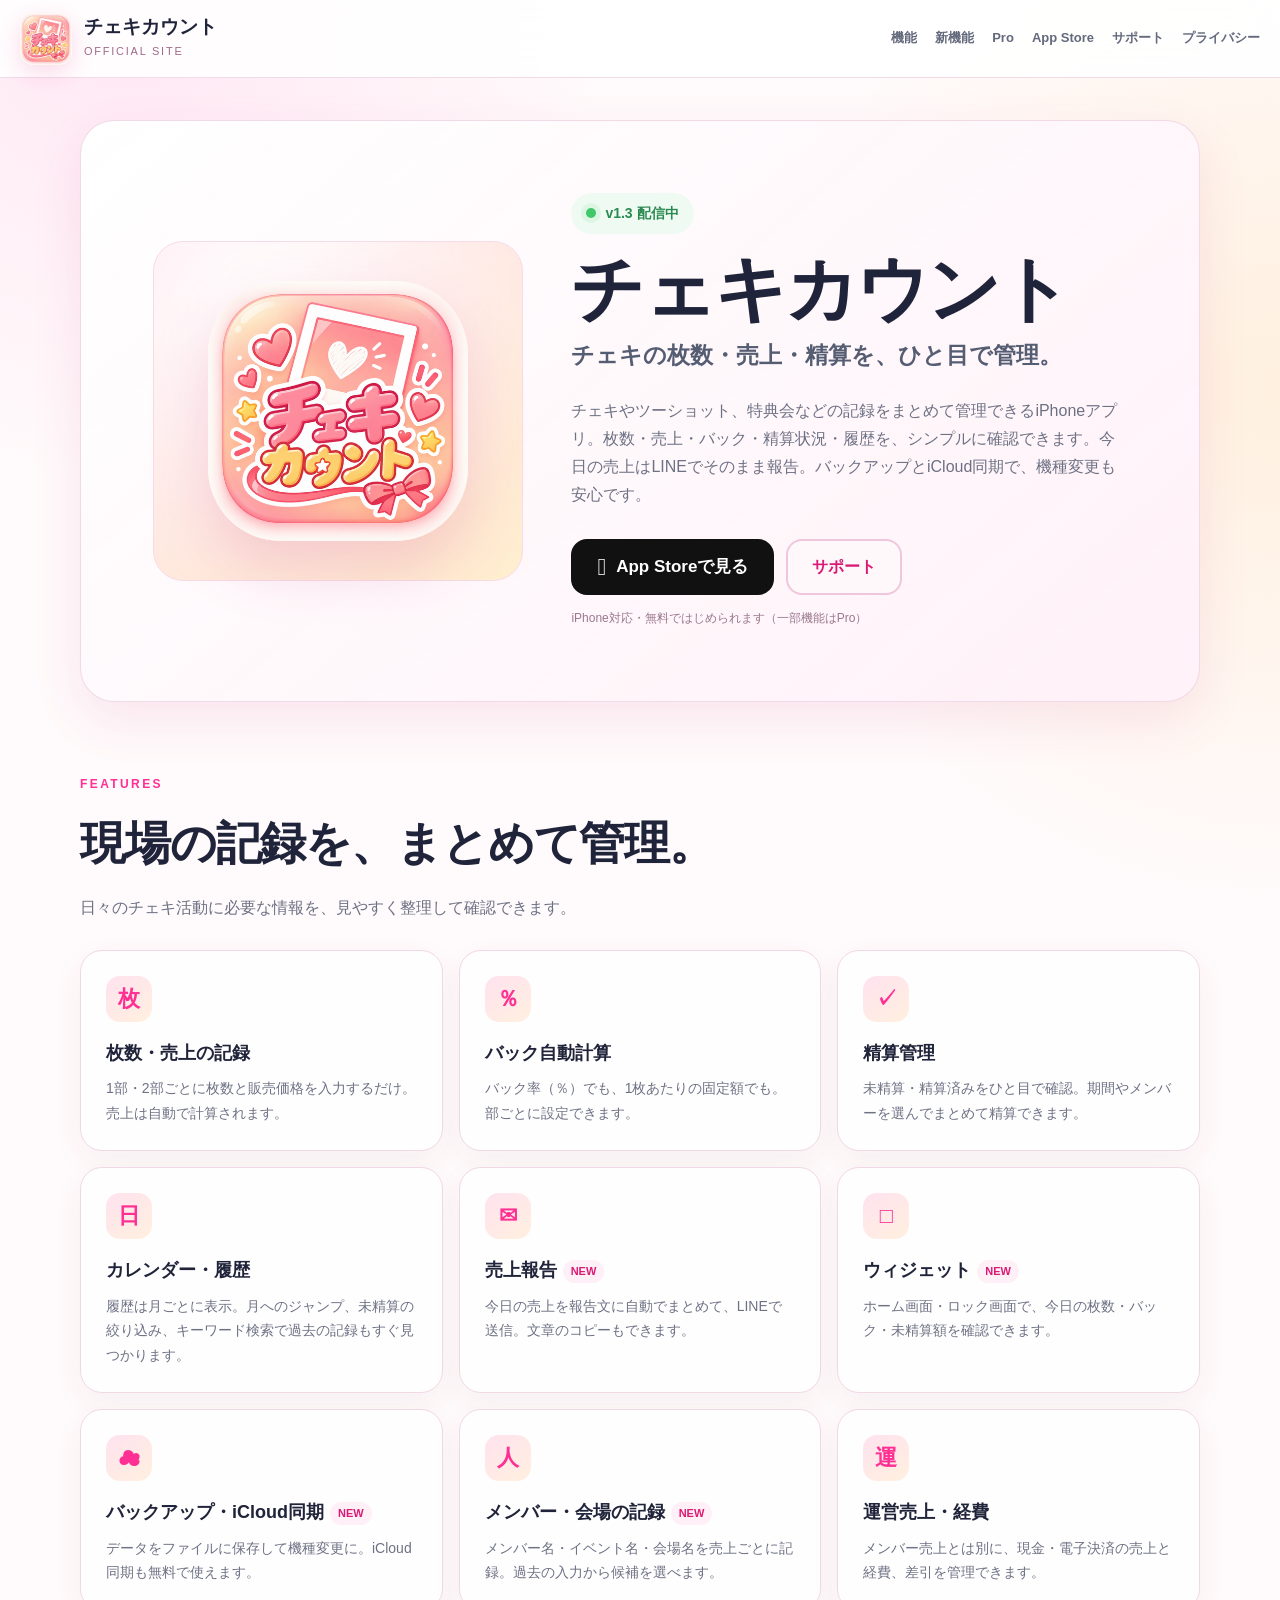
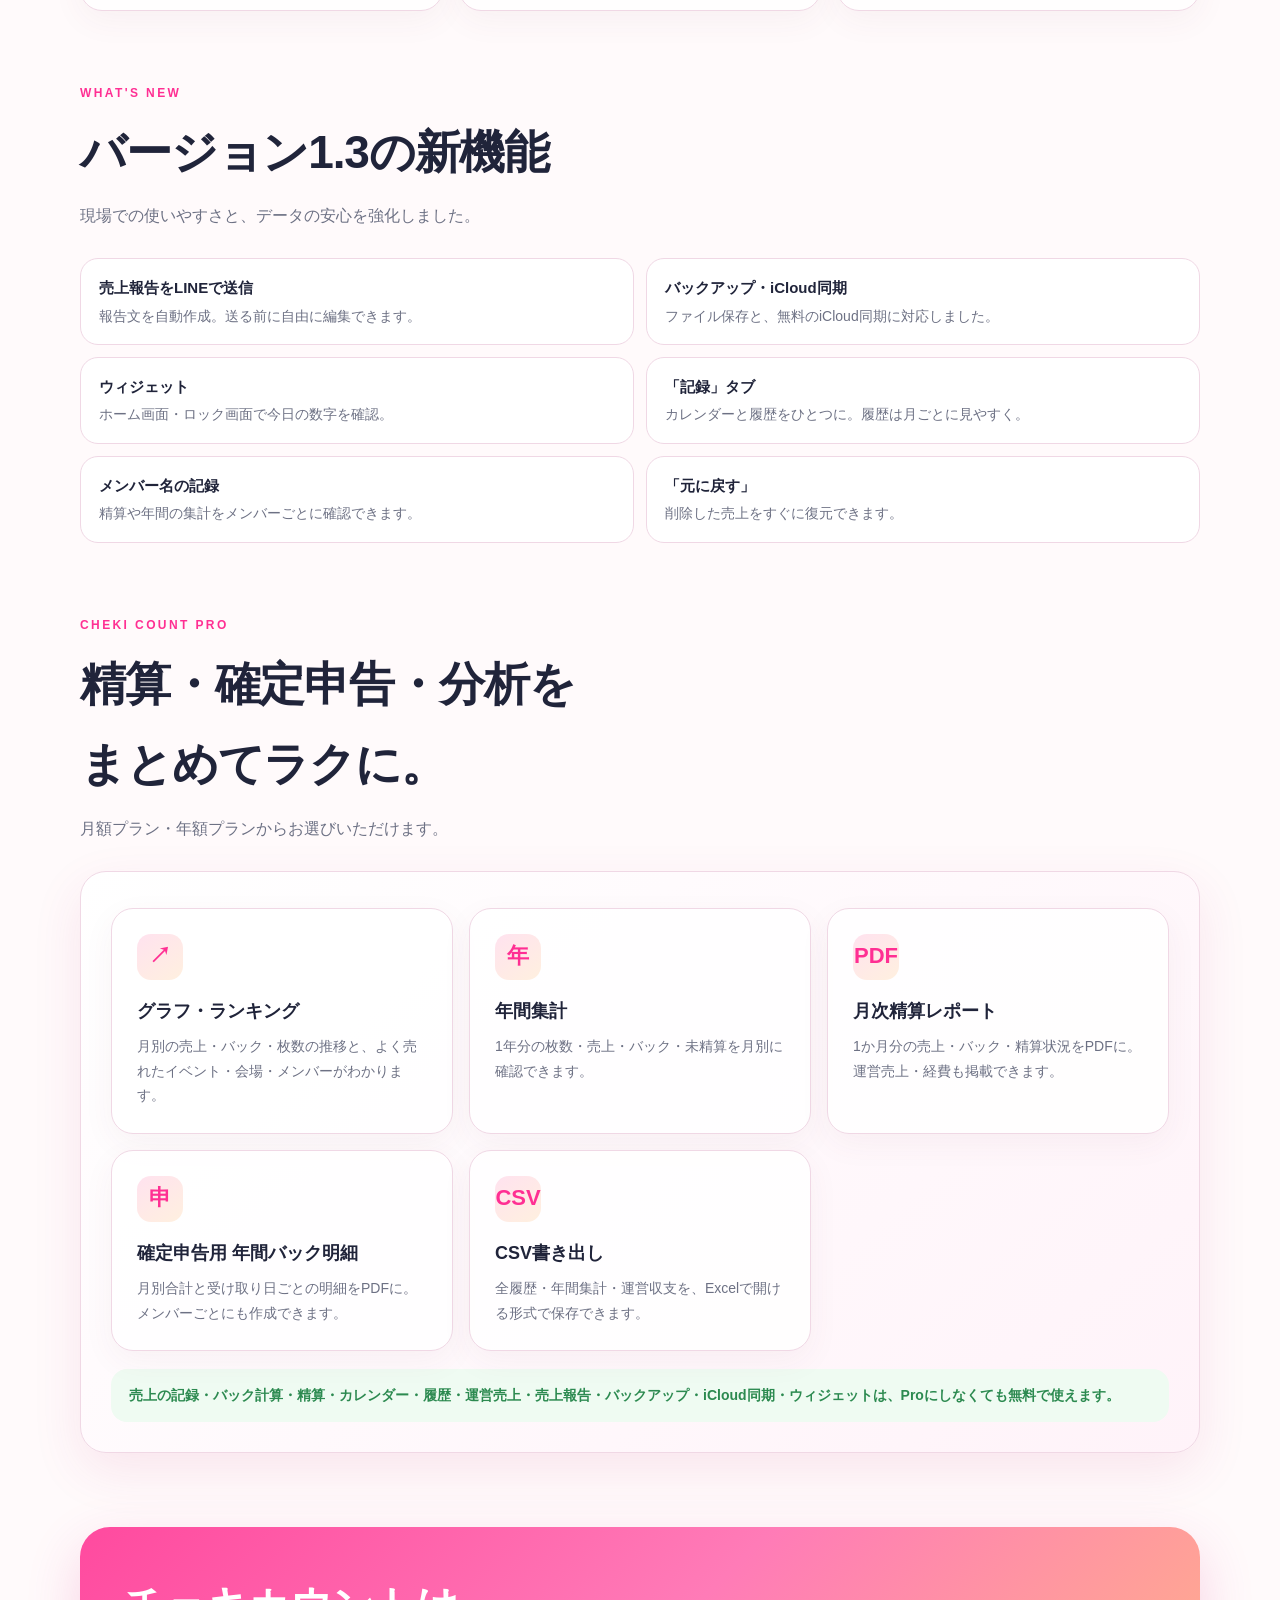
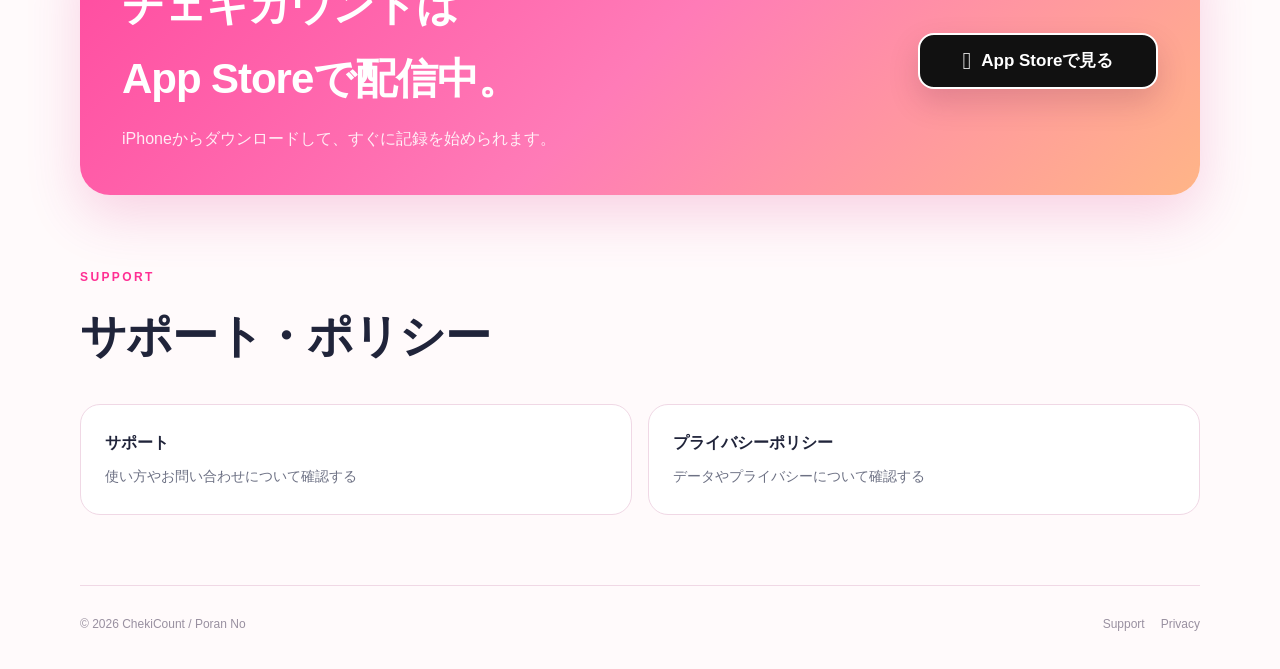
<file: index.html>
<!doctype html>
<html lang="ja">
<head>
<meta charset="utf-8">
<meta name="viewport" content="width=device-width, initial-scale=1, viewport-fit=cover">
<meta name="theme-color" content="#fff7fb">
<meta name="description" content="チェキカウントは、チェキの枚数・売上・バック・精算状況などをまとめて管理できるiPhoneアプリです。売上報告のLINE共有、ウィジェット、バックアップ・iCloud同期にも対応。App Storeで配信中。">
<title>チェキカウント｜公式サイト</title>
<link rel="icon" href="./favicon-32.png">
<link rel="apple-touch-icon" href="./apple-touch-icon.png">
<style>
:root{--pink:#ff2f93;--pink-dark:#d91b75;--pink-soft:#fff0f7;--ink:#20243a;--muted:#6d7184;--line:#f0d8e5;--shadow:0 18px 50px rgba(197,47,121,.10);--green:#2c8a50;--green-bg:#effbf2}
*{box-sizing:border-box}html{scroll-behavior:smooth}body{margin:0;color:var(--ink);background:radial-gradient(circle at 10% 0%,#ffe7f3 0,transparent 30rem),radial-gradient(circle at 100% 10%,#fff0df 0,transparent 32rem),#fffafb;font-family:-apple-system,BlinkMacSystemFont,"Hiragino Sans","Hiragino Kaku Gothic ProN","Yu Gothic",Meiryo,sans-serif;line-height:1.75}a{color:inherit}
.site-header{position:sticky;top:0;z-index:20;display:flex;align-items:center;gap:20px;min-height:78px;padding:12px max(20px,env(safe-area-inset-right)) 12px max(20px,env(safe-area-inset-left));border-bottom:1px solid rgba(240,216,229,.9);background:rgba(255,255,255,.88);backdrop-filter:blur(18px)}
.brand{display:flex;align-items:center;gap:12px;margin-right:auto;text-decoration:none}.brand img{width:52px;height:52px;border-radius:14px;object-fit:cover;box-shadow:0 8px 22px rgba(224,44,133,.16)}.brand strong{display:block;font-size:19px;line-height:1.2}.brand span{display:block;margin-top:3px;color:#a16a88;font-size:11px;letter-spacing:.16em}
.nav{display:flex;align-items:center;gap:18px}.nav a{color:#64697c;font-size:13px;font-weight:800;text-decoration:none}.nav a:hover{color:var(--pink)}
.hero{width:min(1120px,calc(100% - 32px));margin:42px auto 0;overflow:hidden;border:1px solid rgba(240,216,229,.9);border-radius:34px;background:linear-gradient(140deg,rgba(255,255,255,.95),rgba(255,240,247,.90)),#fff;box-shadow:var(--shadow)}
.hero-inner{display:grid;grid-template-columns:.8fr 1.2fr;align-items:center;gap:48px;padding:clamp(34px,6vw,72px)}
.hero-icon-wrap{display:grid;place-items:center;min-height:340px;border-radius:30px;background:radial-gradient(circle at 30% 20%,#fff 0,transparent 18rem),linear-gradient(145deg,#ffe0ed,#ffeecf);border:1px solid #f7dbe7}
.hero-icon{width:min(260px,72%);aspect-ratio:1;object-fit:cover;border-radius:28%;box-shadow:0 26px 60px rgba(203,54,124,.20)}
.status{display:inline-flex;align-items:center;gap:9px;padding:8px 15px;border-radius:999px;background:var(--green-bg);color:var(--green);font-size:14px;font-weight:900}.status:before{content:"";width:10px;height:10px;border-radius:50%;background:#42c76b;box-shadow:0 0 0 5px rgba(66,199,107,.10)}
.hero-copy h1{margin:18px 0 8px;font-size:clamp(42px,7vw,72px);line-height:1.05;letter-spacing:-.04em}.lead{margin:0;color:#555d73;font-size:clamp(18px,2.5vw,23px);font-weight:700}.description{max-width:650px;margin:22px 0 0;color:var(--muted);font-size:16px}
.hero-actions{display:flex;flex-wrap:wrap;gap:12px;margin-top:30px}.button{min-height:56px;display:inline-flex;align-items:center;justify-content:center;gap:10px;padding:0 24px;border:2px solid #eadce4;border-radius:16px;background:#fff;color:var(--ink);font-weight:900;text-decoration:none;transition:.16s ease}.button:hover{transform:translateY(-2px);box-shadow:0 12px 28px rgba(50,34,47,.08)}.button-appstore{border-color:#111;background:#111;color:#fff;font-size:17px}.apple{font-size:24px;line-height:1}.button-secondary{color:var(--pink-dark);border-color:#f0c6dc;background:#fff8fb}.mini-note{margin-top:13px;color:#9a7890;font-size:12px}
.section{width:min(1120px,calc(100% - 32px));margin:72px auto 0;scroll-margin-top:100px}.section-head{max-width:760px;margin-bottom:28px}.eyebrow{margin:0 0 8px;color:var(--pink);font-size:12px;font-weight:900;letter-spacing:.2em}.section h2{margin:0;font-size:clamp(30px,5vw,46px);letter-spacing:-.025em}.section-head p:last-child{margin:10px 0 0;color:var(--muted)}
.features-grid{display:grid;grid-template-columns:repeat(3,1fr);gap:16px}.feature-card{padding:25px;border:1px solid var(--line);border-radius:22px;background:rgba(255,255,255,.88);box-shadow:0 10px 32px rgba(110,54,84,.05)}.feature-icon{width:46px;height:46px;display:grid;place-items:center;margin-bottom:16px;border-radius:14px;background:linear-gradient(145deg,#ffe2ef,#fff0df);color:var(--pink);font-size:22px;font-weight:900}.feature-card h3{margin:0 0 7px;font-size:18px}.feature-card p{margin:0;color:var(--muted);font-size:14px}
.release{margin-top:74px;padding:42px;border-radius:30px;background:linear-gradient(135deg,#ff4a9f 0%,#ff7bb7 50%,#ffb587 100%);color:#fff;box-shadow:0 20px 54px rgba(220,52,134,.20)}.release-grid{display:grid;grid-template-columns:1fr auto;gap:30px;align-items:center}.release h2{margin:0;font-size:clamp(28px,4.5vw,42px)}.release p{margin:9px 0 0;color:rgba(255,255,255,.88)}.release .button-appstore{min-width:240px;border-color:#fff;box-shadow:0 13px 30px rgba(88,28,60,.18)}
.tag{display:inline-block;margin-left:6px;padding:2px 8px;border-radius:999px;background:var(--pink-soft);color:var(--pink-dark);font-size:11px;font-weight:900;vertical-align:middle}.new-list{display:grid;grid-template-columns:repeat(2,1fr);gap:12px;margin:0;padding:0;list-style:none}.new-list li{padding:16px 18px;border:1px solid var(--line);border-radius:18px;background:#fff;font-size:14px;color:var(--ink)}.new-list li strong{display:block;margin-bottom:2px;font-size:15px}.new-list li span{color:var(--muted)}.pro-box{padding:30px;border:1px solid var(--line);border-radius:26px;background:linear-gradient(140deg,#fff,#fff3f9);box-shadow:var(--shadow)}.pro-box .features-grid{margin-top:6px}.free-note{margin:18px 0 0;padding:14px 18px;border-radius:16px;background:var(--green-bg);color:var(--green);font-size:14px;font-weight:700}@media(max-width:560px){.new-list{grid-template-columns:1fr}.pro-box{padding:20px}}
.links{display:grid;grid-template-columns:repeat(2,1fr);gap:16px}.link-card{display:block;padding:24px;border:1px solid var(--line);border-radius:20px;background:#fff;text-decoration:none}.link-card strong{display:block;margin-bottom:5px}.link-card span{color:var(--muted);font-size:14px}
.footer{width:min(1120px,calc(100% - 32px));margin:70px auto 0;padding:28px 0 calc(34px + env(safe-area-inset-bottom));border-top:1px solid var(--line);display:flex;justify-content:space-between;gap:20px;color:#9990a0;font-size:12px}.footer-links{display:flex;gap:16px}.footer a{text-decoration:none}
@media(max-width:820px){.nav{display:none}.hero{margin-top:22px;border-radius:26px}.hero-inner{grid-template-columns:1fr;gap:30px;padding:24px}.hero-icon-wrap{min-height:270px}.hero-icon{width:min(220px,62%)}.features-grid{grid-template-columns:1fr 1fr}.release{padding:28px}.release-grid{grid-template-columns:1fr}.release .button-appstore{width:fit-content}}
@media(max-width:560px){.site-header{min-height:70px}.brand img{width:46px;height:46px}.brand strong{font-size:17px}.hero{width:min(100% - 20px,1120px)}.hero-inner{padding:18px}.hero-copy h1{font-size:42px}.hero-actions{display:grid;grid-template-columns:1fr}.button{width:100%}.section{width:min(100% - 24px,1120px);margin-top:54px}.features-grid,.links{grid-template-columns:1fr}.release{border-radius:24px}.release .button-appstore{width:100%}.footer{width:min(100% - 24px,1120px);flex-direction:column}}
</style>
</head>
<body>
<header class="site-header">
  <a class="brand" href="./index.html">
    <img src="./chekicount-app-icon.png" alt="チェキカウント アプリアイコン">
    <div><strong>チェキカウント</strong><span>OFFICIAL SITE</span></div>
  </a>
  <nav class="nav" aria-label="メインメニュー">
    <a href="#features">機能</a><a href="#whats-new">新機能</a><a href="#pro">Pro</a><a href="#download">App Store</a><a href="./support.html">サポート</a><a href="./privacy.html">プライバシー</a>
  </nav>
</header>

<main>
<section class="hero">
  <div class="hero-inner">
    <div class="hero-icon-wrap">
      <img class="hero-icon" src="./chekicount-app-icon.png" alt="チェキカウント">
    </div>
    <div class="hero-copy">
      <div class="status">v1.3 配信中</div>
      <h1>チェキカウント</h1>
      <p class="lead">チェキの枚数・売上・精算を、ひと目で管理。</p>
      <p class="description">チェキやツーショット、特典会などの記録をまとめて管理できるiPhoneアプリ。枚数・売上・バック・精算状況・履歴を、シンプルに確認できます。今日の売上はLINEでそのまま報告。バックアップとiCloud同期で、機種変更も安心です。</p>
      <div class="hero-actions">
        <a class="button button-appstore" href="https://apps.apple.com/jp/app/%E3%83%81%E3%82%A7%E3%82%AD%E3%82%AB%E3%82%A6%E3%83%B3%E3%83%88/id6811438365" target="_blank" rel="noopener noreferrer"><span class="apple"></span>App Storeで見る</a>
        <a class="button button-secondary" href="./support.html">サポート</a>
      </div>
      <div class="mini-note">iPhone対応・無料ではじめられます（一部機能はPro）</div>
    </div>
  </div>
</section>

<section class="section" id="features">
  <div class="section-head">
    <p class="eyebrow">FEATURES</p>
    <h2>現場の記録を、まとめて管理。</h2>
    <p>日々のチェキ活動に必要な情報を、見やすく整理して確認できます。</p>
  </div>
  <div class="features-grid">
    <article class="feature-card"><div class="feature-icon">枚</div><h3>枚数・売上の記録</h3><p>1部・2部ごとに枚数と販売価格を入力するだけ。売上は自動で計算されます。</p></article>
    <article class="feature-card"><div class="feature-icon">％</div><h3>バック自動計算</h3><p>バック率（％）でも、1枚あたりの固定額でも。部ごとに設定できます。</p></article>
    <article class="feature-card"><div class="feature-icon">✓</div><h3>精算管理</h3><p>未精算・精算済みをひと目で確認。期間やメンバーを選んでまとめて精算できます。</p></article>
    <article class="feature-card"><div class="feature-icon">日</div><h3>カレンダー・履歴</h3><p>履歴は月ごとに表示。月へのジャンプ、未精算の絞り込み、キーワード検索で過去の記録もすぐ見つかります。</p></article>
    <article class="feature-card"><div class="feature-icon">✉</div><h3>売上報告<span class="tag">NEW</span></h3><p>今日の売上を報告文に自動でまとめて、LINEで送信。文章のコピーもできます。</p></article>
    <article class="feature-card"><div class="feature-icon">□</div><h3>ウィジェット<span class="tag">NEW</span></h3><p>ホーム画面・ロック画面で、今日の枚数・バック・未精算額を確認できます。</p></article>
    <article class="feature-card"><div class="feature-icon">☁</div><h3>バックアップ・iCloud同期<span class="tag">NEW</span></h3><p>データをファイルに保存して機種変更に。iCloud同期も無料で使えます。</p></article>
    <article class="feature-card"><div class="feature-icon">人</div><h3>メンバー・会場の記録<span class="tag">NEW</span></h3><p>メンバー名・イベント名・会場名を売上ごとに記録。過去の入力から候補を選べます。</p></article>
    <article class="feature-card"><div class="feature-icon">運</div><h3>運営売上・経費</h3><p>メンバー売上とは別に、現金・電子決済の売上と経費、差引を管理できます。</p></article>
  </div>
</section>

<section class="section" id="whats-new">
  <div class="section-head">
    <p class="eyebrow">WHAT'S NEW</p>
    <h2>バージョン1.3の新機能</h2>
    <p>現場での使いやすさと、データの安心を強化しました。</p>
  </div>
  <ul class="new-list">
    <li><strong>売上報告をLINEで送信</strong><span>報告文を自動作成。送る前に自由に編集できます。</span></li>
    <li><strong>バックアップ・iCloud同期</strong><span>ファイル保存と、無料のiCloud同期に対応しました。</span></li>
    <li><strong>ウィジェット</strong><span>ホーム画面・ロック画面で今日の数字を確認。</span></li>
    <li><strong>「記録」タブ</strong><span>カレンダーと履歴をひとつに。履歴は月ごとに見やすく。</span></li>
    <li><strong>メンバー名の記録</strong><span>精算や年間の集計をメンバーごとに確認できます。</span></li>
    <li><strong>「元に戻す」</strong><span>削除した売上をすぐに復元できます。</span></li>
  </ul>
</section>

<section class="section" id="pro">
  <div class="section-head">
    <p class="eyebrow">CHEKI COUNT PRO</p>
    <h2>精算・確定申告・分析を<br>まとめてラクに。</h2>
    <p>月額プラン・年額プランからお選びいただけます。</p>
  </div>
  <div class="pro-box">
    <div class="features-grid">
      <article class="feature-card"><div class="feature-icon">↗</div><h3>グラフ・ランキング</h3><p>月別の売上・バック・枚数の推移と、よく売れたイベント・会場・メンバーがわかります。</p></article>
      <article class="feature-card"><div class="feature-icon">年</div><h3>年間集計</h3><p>1年分の枚数・売上・バック・未精算を月別に確認できます。</p></article>
      <article class="feature-card"><div class="feature-icon">PDF</div><h3>月次精算レポート</h3><p>1か月分の売上・バック・精算状況をPDFに。運営売上・経費も掲載できます。</p></article>
      <article class="feature-card"><div class="feature-icon">申</div><h3>確定申告用 年間バック明細</h3><p>月別合計と受け取り日ごとの明細をPDFに。メンバーごとにも作成できます。</p></article>
      <article class="feature-card"><div class="feature-icon">CSV</div><h3>CSV書き出し</h3><p>全履歴・年間集計・運営収支を、Excelで開ける形式で保存できます。</p></article>
    </div>
    <p class="free-note">売上の記録・バック計算・精算・カレンダー・履歴・運営売上・売上報告・バックアップ・iCloud同期・ウィジェットは、Proにしなくても無料で使えます。</p>
  </div>
</section>

<section class="section release" id="download">
  <div class="release-grid">
    <div>
      <h2>チェキカウントは<br>App Storeで配信中。</h2>
      <p>iPhoneからダウンロードして、すぐに記録を始められます。</p>
    </div>
    <a class="button button-appstore" href="https://apps.apple.com/jp/app/%E3%83%81%E3%82%A7%E3%82%AD%E3%82%AB%E3%82%A6%E3%83%B3%E3%83%88/id6811438365" target="_blank" rel="noopener noreferrer"><span class="apple"></span>App Storeで見る</a>
  </div>
</section>

<section class="section">
  <div class="section-head"><p class="eyebrow">SUPPORT</p><h2>サポート・ポリシー</h2></div>
  <div class="links">
    <a class="link-card" href="./support.html"><strong>サポート</strong><span>使い方やお問い合わせについて確認する</span></a>
    <a class="link-card" href="./privacy.html"><strong>プライバシーポリシー</strong><span>データやプライバシーについて確認する</span></a>
  </div>
</section>
</main>

<footer class="footer">
  <div>© 2026 ChekiCount / Poran No</div>
  <div class="footer-links"><a href="./support.html">Support</a><a href="./privacy.html">Privacy</a></div>
</footer>
</body>
</html>
</file>
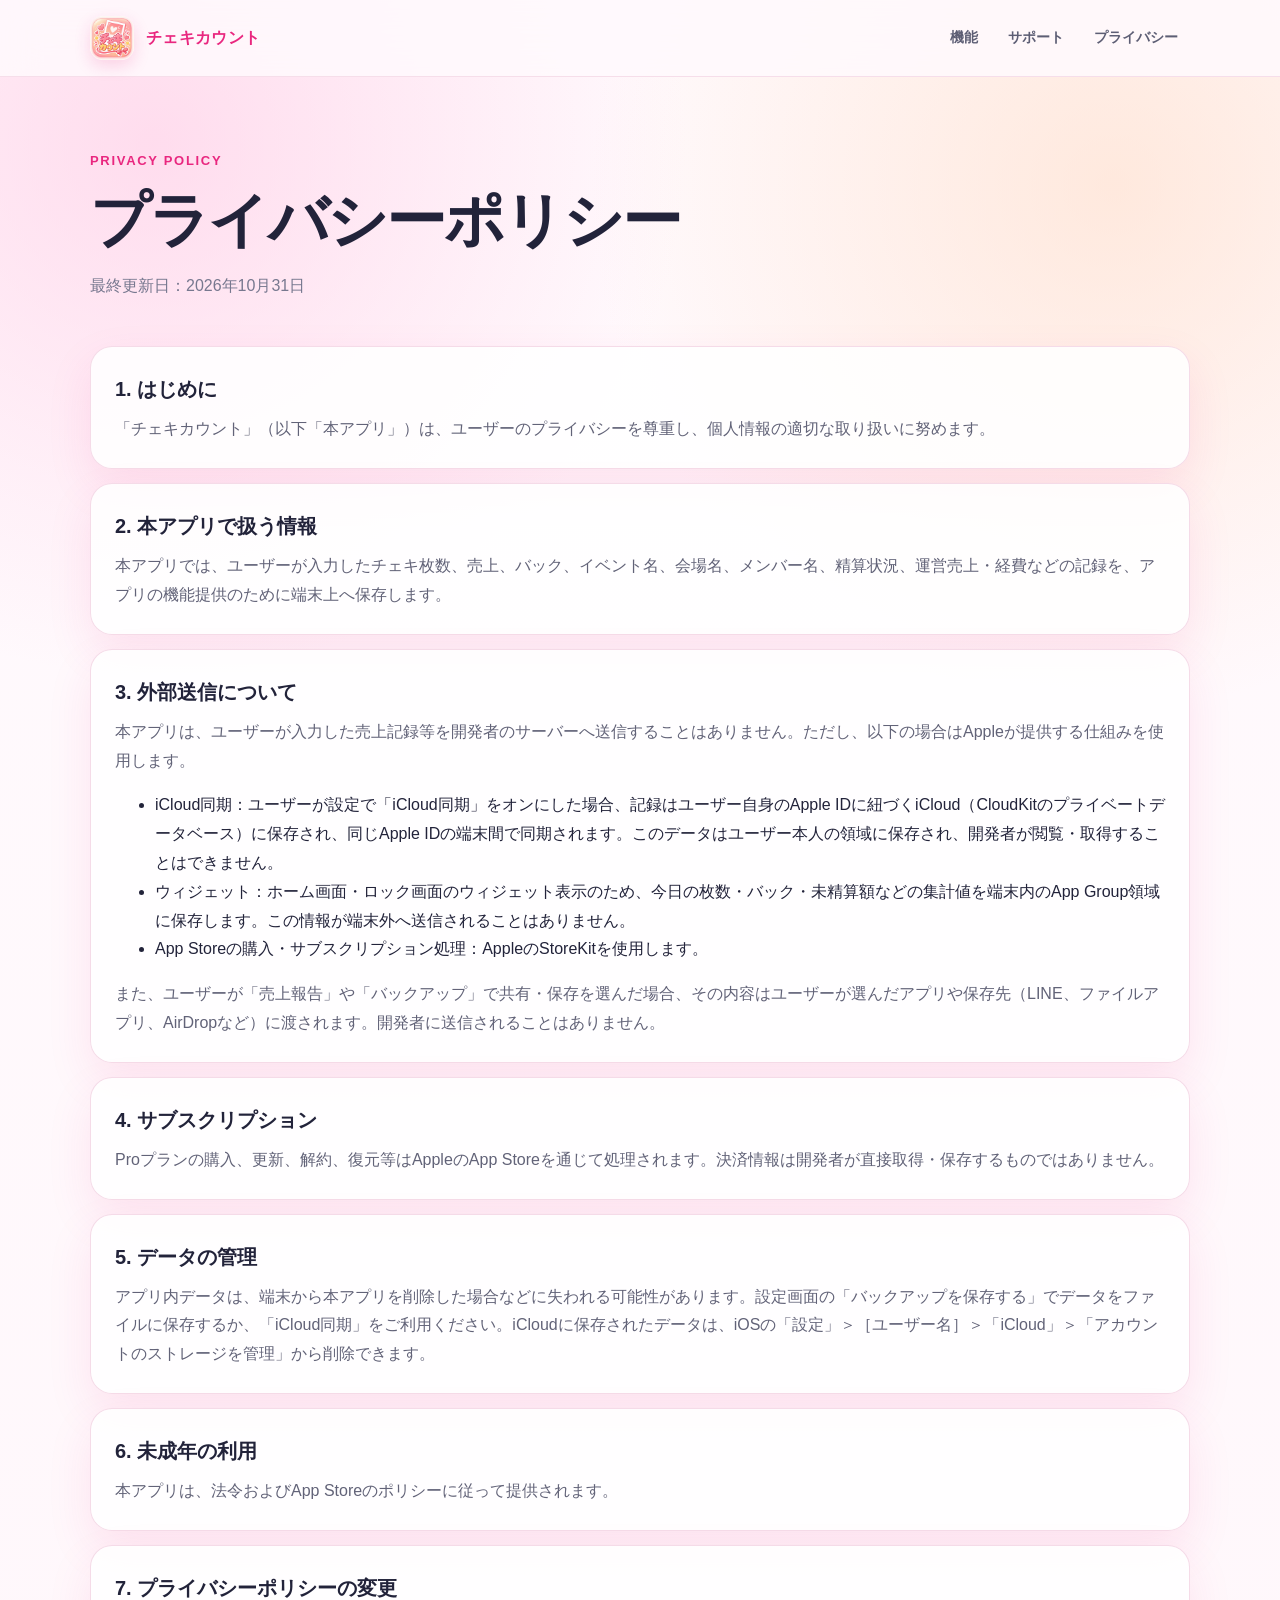
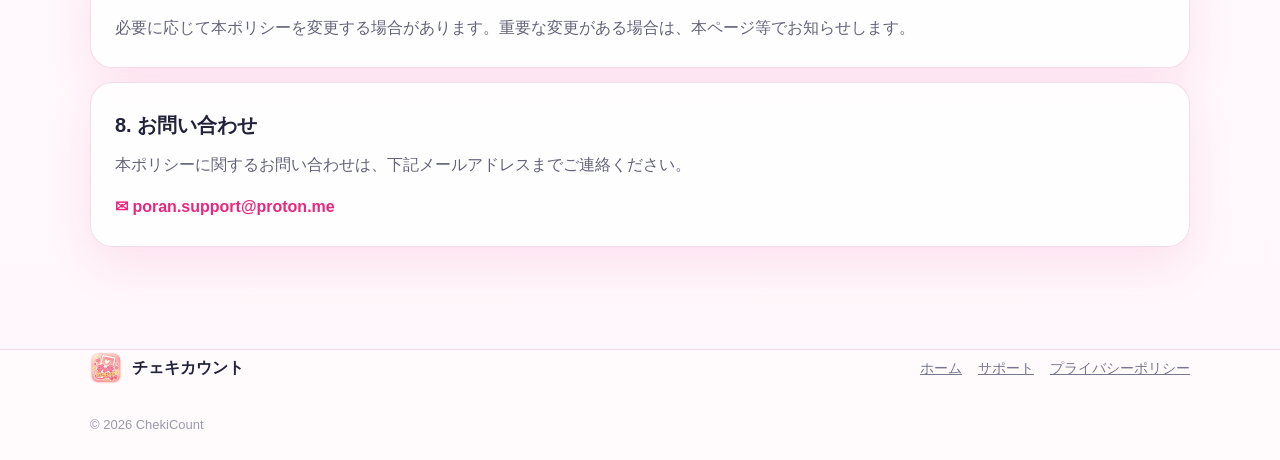
<file: privacy.html>
<!doctype html>
<html lang="ja">
<head>

  <meta charset="utf-8">
  <meta name="viewport" content="width=device-width, initial-scale=1">
  <meta name="theme-color" content="#fff8fb">
  <link rel="icon" type="image/png" sizes="32x32" href="favicon-32.png">
  <link rel="apple-touch-icon" href="apple-touch-icon.png">
  <link rel="stylesheet" href="style.css">

  <title>プライバシーポリシー | チェキカウント</title>
  <meta name="description" content="チェキカウントのプライバシーポリシーです。">
</head>
<body>
<header class="site-header">
  <div class="header-inner">
    <a class="brand" href="index.html">
      <img class="brand-icon" src="chekicount-app-icon.png" alt="チェキカウントのアプリアイコン">
      <span>チェキカウント</span>
    </a>
    <nav class="nav" aria-label="メインナビゲーション">
      <a href="index.html#features">機能</a>
      <a href="support.html">サポート</a>
      <a href="privacy.html">プライバシー</a>
    </nav>
  </div>
</header>

<main>
  <section class="page-hero">
    <div class="eyebrow">Privacy Policy</div>
    <h1>プライバシーポリシー</h1>
    <p>最終更新日：2026年10月31日</p>
  </section>

  <section class="content">
    <div class="policy-stack">
      <section class="policy-section">
        <h2>1. はじめに</h2>
        <p>「チェキカウント」（以下「本アプリ」）は、ユーザーのプライバシーを尊重し、個人情報の適切な取り扱いに努めます。</p>
      </section>

      <section class="policy-section">
        <h2>2. 本アプリで扱う情報</h2>
        <p>本アプリでは、ユーザーが入力したチェキ枚数、売上、バック、イベント名、会場名、メンバー名、精算状況、運営売上・経費などの記録を、アプリの機能提供のために端末上へ保存します。</p>
      </section>

      <section class="policy-section">
        <h2>3. 外部送信について</h2>
        <p>本アプリは、ユーザーが入力した売上記録等を開発者のサーバーへ送信することはありません。ただし、以下の場合はAppleが提供する仕組みを使用します。</p>
        <ul>
          <li>iCloud同期：ユーザーが設定で「iCloud同期」をオンにした場合、記録はユーザー自身のApple IDに紐づくiCloud（CloudKitのプライベートデータベース）に保存され、同じApple IDの端末間で同期されます。このデータはユーザー本人の領域に保存され、開発者が閲覧・取得することはできません。</li>
          <li>ウィジェット：ホーム画面・ロック画面のウィジェット表示のため、今日の枚数・バック・未精算額などの集計値を端末内のApp Group領域に保存します。この情報が端末外へ送信されることはありません。</li>
          <li>App Storeの購入・サブスクリプション処理：AppleのStoreKitを使用します。</li>
        </ul>
        <p>また、ユーザーが「売上報告」や「バックアップ」で共有・保存を選んだ場合、その内容はユーザーが選んだアプリや保存先（LINE、ファイルアプリ、AirDropなど）に渡されます。開発者に送信されることはありません。</p>
      </section>

      <section class="policy-section">
        <h2>4. サブスクリプション</h2>
        <p>Proプランの購入、更新、解約、復元等はAppleのApp Storeを通じて処理されます。決済情報は開発者が直接取得・保存するものではありません。</p>
      </section>

      <section class="policy-section">
        <h2>5. データの管理</h2>
        <p>アプリ内データは、端末から本アプリを削除した場合などに失われる可能性があります。設定画面の「バックアップを保存する」でデータをファイルに保存するか、「iCloud同期」をご利用ください。iCloudに保存されたデータは、iOSの「設定」＞［ユーザー名］＞「iCloud」＞「アカウントのストレージを管理」から削除できます。</p>
      </section>

      <section class="policy-section">
        <h2>6. 未成年の利用</h2>
        <p>本アプリは、法令およびApp Storeのポリシーに従って提供されます。</p>
      </section>

      <section class="policy-section">
        <h2>7. プライバシーポリシーの変更</h2>
        <p>必要に応じて本ポリシーを変更する場合があります。重要な変更がある場合は、本ページ等でお知らせします。</p>
      </section>

      <section class="contact-box">
        <h2>8. お問い合わせ</h2>
        <p>本ポリシーに関するお問い合わせは、下記メールアドレスまでご連絡ください。</p>
        <a class="mail-link" href="mailto:poran.support@proton.me">✉ poran.support@proton.me</a>
      </section>
    </div>
  </section>
</main>

<footer class="site-footer">
  <div class="footer-inner">
    <div class="footer-brand">
      <img class="footer-icon" src="chekicount-app-icon.png" alt="">
      <span>チェキカウント</span>
    </div>
    <div class="footer-links">
      <a href="index.html">ホーム</a>
      <a href="support.html">サポート</a>
      <a href="privacy.html">プライバシーポリシー</a>
    </div>
    <div class="copyright">© 2026 ChekiCount</div>
  </div>
</footer>
</body>
</html>
</file>
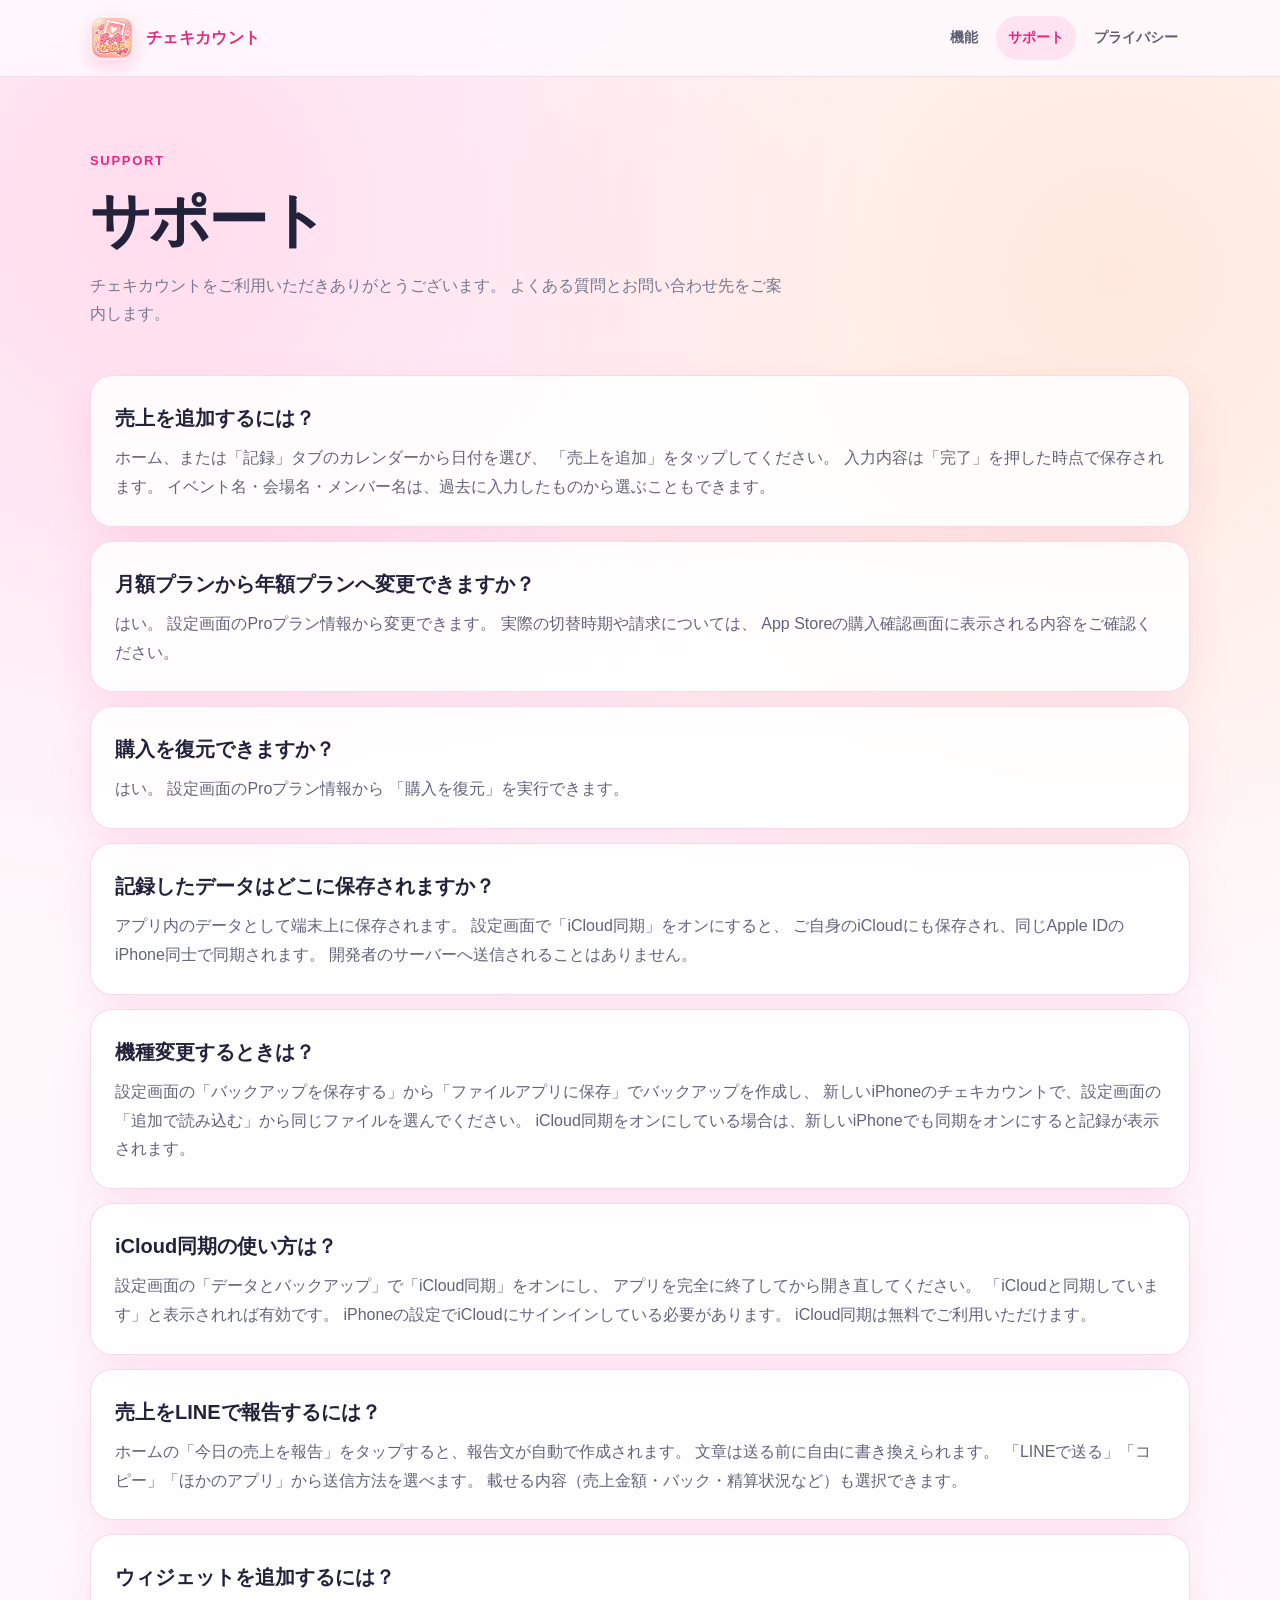
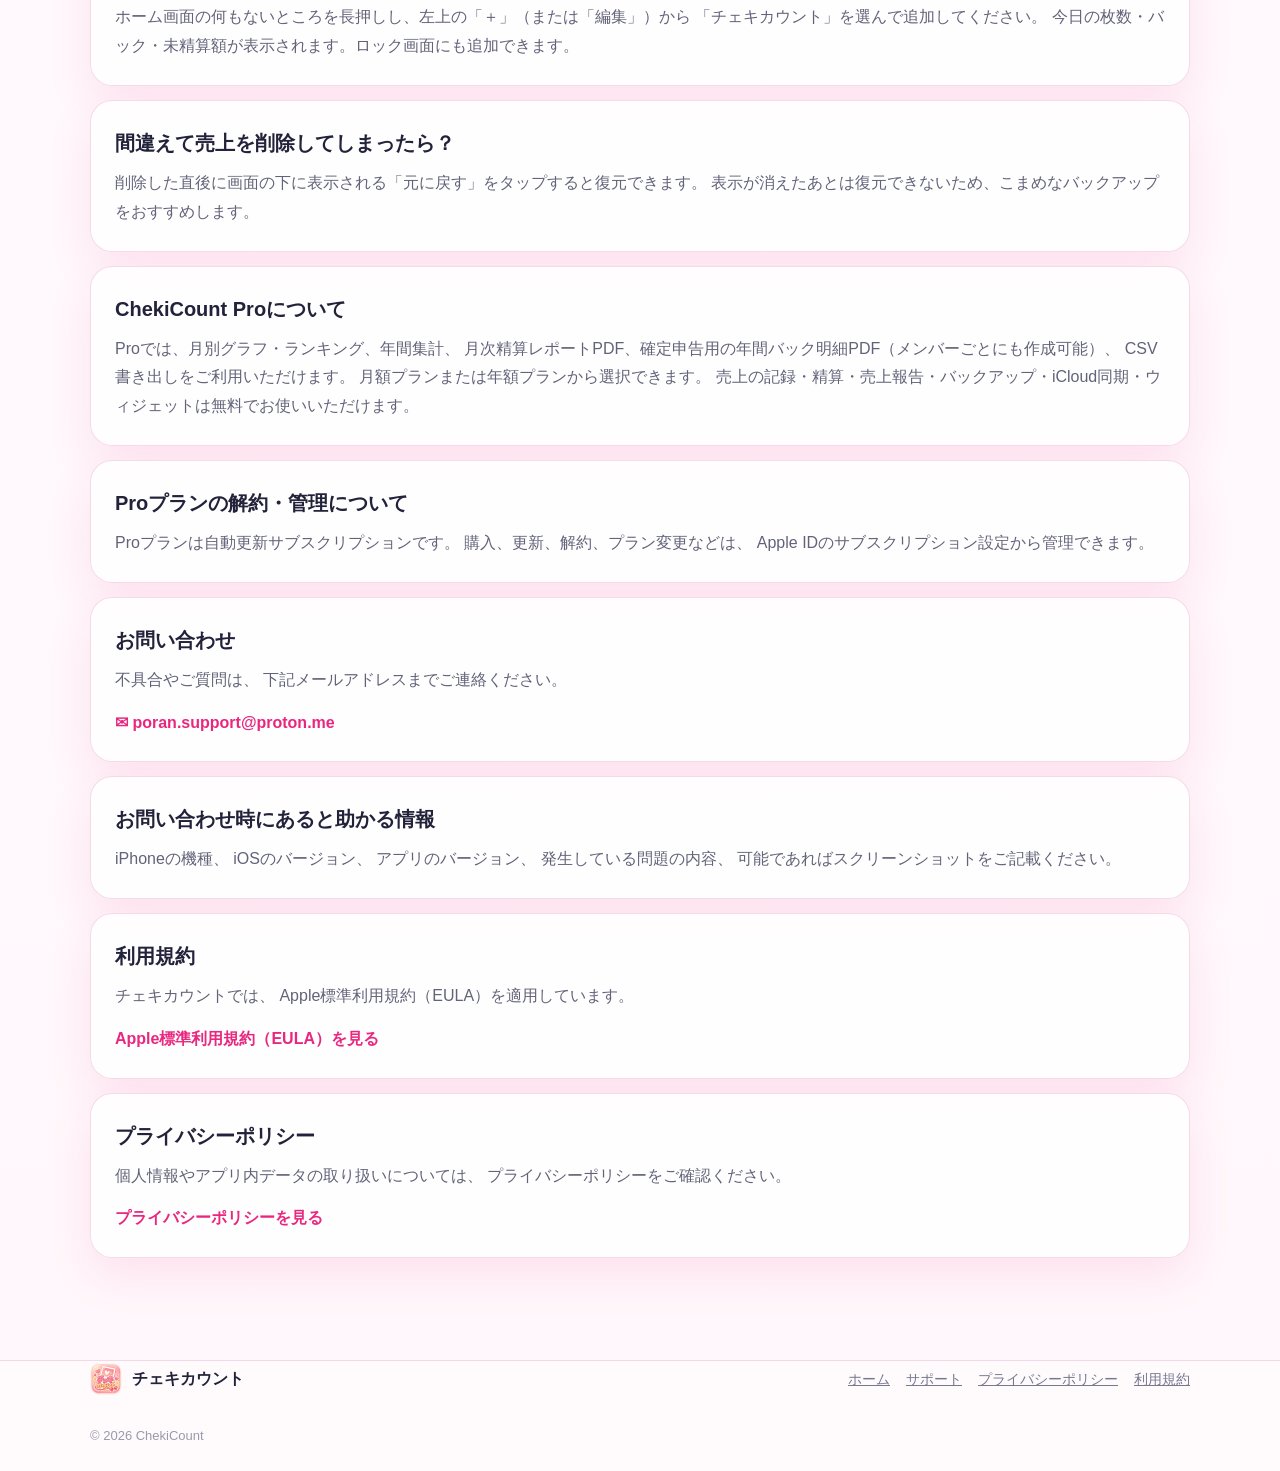
<file: support.html>
<!doctype html>
<html lang="ja">

<head>
  <meta charset="utf-8">

  <meta
    name="viewport"
    content="width=device-width, initial-scale=1"
  >

  <meta
    name="theme-color"
    content="#fff8fb"
  >

  <link
    rel="icon"
    type="image/png"
    sizes="32x32"
    href="favicon-32.png"
  >

  <link
    rel="apple-touch-icon"
    href="apple-touch-icon.png"
  >

  <link
    rel="stylesheet"
    href="style.css"
  >

  <title>
    サポート | チェキカウント
  </title>

  <meta
    name="description"
    content="チェキカウントの使い方、機種変更・バックアップ、iCloud同期、売上報告、Proプラン、購入の復元、お問い合わせについてご案内します。"
  >
</head>


<body>

  <!-- =========================
       ヘッダー
  ========================== -->
  <header class="site-header">

    <div class="header-inner">

      <a
        class="brand"
        href="index.html"
      >

        <img
          class="brand-icon"
          src="chekicount-app-icon.png"
          alt="チェキカウントのアプリアイコン"
        >

        <span>
          チェキカウント
        </span>

      </a>


      <nav
        class="nav"
        aria-label="メインナビゲーション"
      >

        <a href="index.html#features">
          機能
        </a>

        <a
          href="support.html"
          aria-current="page"
        >
          サポート
        </a>

        <a href="privacy.html">
          プライバシー
        </a>

      </nav>

    </div>

  </header>



  <!-- =========================
       メイン
  ========================== -->
  <main>

    <!-- ページタイトル -->
    <section class="page-hero">

      <div class="eyebrow">
        Support
      </div>

      <h1>
        サポート
      </h1>

      <p>
        チェキカウントをご利用いただきありがとうございます。
        よくある質問とお問い合わせ先をご案内します。
      </p>

    </section>



    <!-- FAQ -->
    <section class="content">

      <div class="faq">


        <!-- 売上追加 -->
        <article class="faq-item">

          <h2>
            売上を追加するには？
          </h2>

          <p>
            ホーム、または「記録」タブのカレンダーから日付を選び、
            「売上を追加」をタップしてください。
            入力内容は「完了」を押した時点で保存されます。
            イベント名・会場名・メンバー名は、過去に入力したものから選ぶこともできます。
          </p>

        </article>



        <!-- 月額→年額 -->
        <article class="faq-item">

          <h2>
            月額プランから年額プランへ変更できますか？
          </h2>

          <p>
            はい。
            設定画面のProプラン情報から変更できます。
            実際の切替時期や請求については、
            App Storeの購入確認画面に表示される内容をご確認ください。
          </p>

        </article>



        <!-- 購入復元 -->
        <article class="faq-item">

          <h2>
            購入を復元できますか？
          </h2>

          <p>
            はい。
            設定画面のProプラン情報から
            「購入を復元」を実行できます。
          </p>

        </article>



        <!-- データ保存 -->
        <article class="faq-item">

          <h2>
            記録したデータはどこに保存されますか？
          </h2>

          <p>
            アプリ内のデータとして端末上に保存されます。
            設定画面で「iCloud同期」をオンにすると、
            ご自身のiCloudにも保存され、同じApple IDのiPhone同士で同期されます。
            開発者のサーバーへ送信されることはありません。
          </p>

        </article>



        <!-- 機種変更 -->
        <article class="faq-item">

          <h2>
            機種変更するときは？
          </h2>

          <p>
            設定画面の「バックアップを保存する」から「ファイルアプリに保存」でバックアップを作成し、
            新しいiPhoneのチェキカウントで、設定画面の「追加で読み込む」から同じファイルを選んでください。
            iCloud同期をオンにしている場合は、新しいiPhoneでも同期をオンにすると記録が表示されます。
          </p>

        </article>



        <!-- iCloud同期 -->
        <article class="faq-item">

          <h2>
            iCloud同期の使い方は？
          </h2>

          <p>
            設定画面の「データとバックアップ」で「iCloud同期」をオンにし、
            アプリを完全に終了してから開き直してください。
            「iCloudと同期しています」と表示されれば有効です。
            iPhoneの設定でiCloudにサインインしている必要があります。
            iCloud同期は無料でご利用いただけます。
          </p>

        </article>



        <!-- 売上報告 -->
        <article class="faq-item">

          <h2>
            売上をLINEで報告するには？
          </h2>

          <p>
            ホームの「今日の売上を報告」をタップすると、報告文が自動で作成されます。
            文章は送る前に自由に書き換えられます。
            「LINEで送る」「コピー」「ほかのアプリ」から送信方法を選べます。
            載せる内容（売上金額・バック・精算状況など）も選択できます。
          </p>

        </article>



        <!-- ウィジェット -->
        <article class="faq-item">

          <h2>
            ウィジェットを追加するには？
          </h2>

          <p>
            ホーム画面の何もないところを長押しし、左上の「＋」（または「編集」）から
            「チェキカウント」を選んで追加してください。
            今日の枚数・バック・未精算額が表示されます。ロック画面にも追加できます。
          </p>

        </article>



        <!-- 元に戻す -->
        <article class="faq-item">

          <h2>
            間違えて売上を削除してしまったら？
          </h2>

          <p>
            削除した直後に画面の下に表示される「元に戻す」をタップすると復元できます。
            表示が消えたあとは復元できないため、こまめなバックアップをおすすめします。
          </p>

        </article>



        <!-- Pro -->
        <article class="faq-item">

          <h2>
            ChekiCount Proについて
          </h2>

          <p>
            Proでは、月別グラフ・ランキング、年間集計、
            月次精算レポートPDF、確定申告用の年間バック明細PDF（メンバーごとにも作成可能）、
            CSV書き出しをご利用いただけます。
            月額プランまたは年額プランから選択できます。
            売上の記録・精算・売上報告・バックアップ・iCloud同期・ウィジェットは無料でお使いいただけます。
          </p>

        </article>



        <!-- サブスクリプション管理 -->
        <article class="faq-item">

          <h2>
            Proプランの解約・管理について
          </h2>

          <p>
            Proプランは自動更新サブスクリプションです。
            購入、更新、解約、プラン変更などは、
            Apple IDのサブスクリプション設定から管理できます。
          </p>

        </article>



        <!-- お問い合わせ -->
        <article class="contact-box">

          <h2>
            お問い合わせ
          </h2>

          <p>
            不具合やご質問は、
            下記メールアドレスまでご連絡ください。
          </p>

          <a
            class="mail-link"
            href="mailto:poran.support@proton.me"
          >
            ✉ poran.support@proton.me
          </a>

        </article>



        <!-- 問い合わせ情報 -->
        <article class="faq-item">

          <h2>
            お問い合わせ時にあると助かる情報
          </h2>

          <p>
            iPhoneの機種、
            iOSのバージョン、
            アプリのバージョン、
            発生している問題の内容、
            可能であればスクリーンショットをご記載ください。
          </p>

        </article>



        <!-- 利用規約 -->
        <article class="faq-item">

          <h2>
            利用規約
          </h2>

          <p>
            チェキカウントでは、
            Apple標準利用規約（EULA）を適用しています。
          </p>

          <a
            class="mail-link"
            href="https://www.apple.com/legal/internet-services/itunes/dev/stdeula/"
            target="_blank"
            rel="noopener noreferrer"
          >
            Apple標準利用規約（EULA）を見る
          </a>

        </article>



        <!-- プライバシー -->
        <article class="faq-item">

          <h2>
            プライバシーポリシー
          </h2>

          <p>
            個人情報やアプリ内データの取り扱いについては、
            プライバシーポリシーをご確認ください。
          </p>

          <a
            class="mail-link"
            href="privacy.html"
          >
            プライバシーポリシーを見る
          </a>

        </article>


      </div>

    </section>

  </main>



  <!-- =========================
       フッター
  ========================== -->
  <footer class="site-footer">

    <div class="footer-inner">


      <div class="footer-brand">

        <img
          class="footer-icon"
          src="chekicount-app-icon.png"
          alt=""
        >

        <span>
          チェキカウント
        </span>

      </div>



      <div class="footer-links">

        <a href="index.html">
          ホーム
        </a>

        <a href="support.html">
          サポート
        </a>

        <a href="privacy.html">
          プライバシーポリシー
        </a>

        <a
          href="https://www.apple.com/legal/internet-services/itunes/dev/stdeula/"
          target="_blank"
          rel="noopener noreferrer"
        >
          利用規約
        </a>

      </div>



      <div class="copyright">
        © 2026 ChekiCount
      </div>

    </div>

  </footer>


</body>
</html>
</file>
<file: style.css>
:root {
  --bg: #fff8fb;
  --card: rgba(255, 255, 255, 0.86);
  --text: #22233a;
  --muted: #77788f;
  --pink: #ff3f98;
  --pink-dark: #e9277f;
  --pink-soft: #ffe3f0;
  --peach: #ffb77c;
  --line: #f4d8e6;
  --shadow: 0 18px 45px rgba(233, 39, 127, 0.10);
  --radius-xl: 30px;
  --radius-lg: 22px;
  --radius-md: 16px;
}

* {
  box-sizing: border-box;
}

html {
  scroll-behavior: smooth;
}

body {
  margin: 0;
  font-family: -apple-system, BlinkMacSystemFont, "Hiragino Sans", "Yu Gothic UI",
    "Yu Gothic", "Noto Sans JP", sans-serif;
  color: var(--text);
  background:
    radial-gradient(circle at 12% 7%, rgba(255, 196, 225, .55), transparent 24%),
    radial-gradient(circle at 87% 9%, rgba(255, 214, 187, .48), transparent 24%),
    linear-gradient(180deg, #fffafd 0%, #fff7fb 100%);
  line-height: 1.8;
}

a {
  color: inherit;
}

.site-header {
  position: sticky;
  top: 0;
  z-index: 20;
  backdrop-filter: blur(18px);
  -webkit-backdrop-filter: blur(18px);
  background: rgba(255, 250, 253, 0.86);
  border-bottom: 1px solid rgba(244, 216, 230, .82);
}

.header-inner {
  width: min(1100px, calc(100% - 32px));
  margin: 0 auto;
  min-height: 76px;
  display: flex;
  align-items: center;
  justify-content: space-between;
  gap: 24px;
}

.brand {
  display: inline-flex;
  align-items: center;
  gap: 12px;
  text-decoration: none;
  font-weight: 800;
  color: var(--pink-dark);
  letter-spacing: .02em;
  white-space: nowrap;
}

.brand-icon {
  width: 44px;
  height: 44px;
  border-radius: 13px;
  object-fit: cover;
  box-shadow: 0 6px 16px rgba(233, 39, 127, 0.18);
  flex: 0 0 auto;
}

.nav {
  display: flex;
  align-items: center;
  gap: 6px;
  flex-wrap: wrap;
  justify-content: flex-end;
}

.nav a {
  text-decoration: none;
  color: #5d5e74;
  font-size: 14px;
  font-weight: 700;
  padding: 9px 12px;
  border-radius: 999px;
}

.nav a:hover,
.nav a[aria-current="page"] {
  color: var(--pink-dark);
  background: var(--pink-soft);
}

main {
  width: min(1100px, calc(100% - 32px));
  margin: 0 auto;
}

.hero {
  padding: 88px 0 64px;
  display: grid;
  grid-template-columns: 1.15fr .85fr;
  gap: 44px;
  align-items: center;
}

.eyebrow {
  color: var(--pink-dark);
  font-weight: 900;
  letter-spacing: .13em;
  font-size: 13px;
  text-transform: uppercase;
  margin-bottom: 12px;
}

.hero h1,
.page-hero h1 {
  margin: 0;
  line-height: 1.22;
  letter-spacing: -.03em;
}

.hero h1 {
  font-size: clamp(34px, 5.6vw, 60px);
}

.hero-title-line {
  display: block;
  white-space: nowrap;
}

.accent {
  color: var(--pink);
}

.hero-copy {
  margin: 24px 0 0;
  max-width: 660px;
  color: #626378;
  font-size: clamp(16px, 2.2vw, 19px);
}

.hero-actions {
  margin-top: 30px;
  display: flex;
  gap: 12px;
  flex-wrap: wrap;
}

.button {
  display: inline-flex;
  align-items: center;
  justify-content: center;
  min-height: 48px;
  padding: 0 20px;
  border-radius: 999px;
  text-decoration: none;
  font-weight: 800;
  border: 1px solid var(--line);
  background: #fff;
}

.button.primary {
  color: white;
  border-color: transparent;
  background: linear-gradient(135deg, #ff4ca1, #ff7e9e);
  box-shadow: 0 12px 28px rgba(255, 63, 152, .22);
}

.hero-card {
  background: rgba(255,255,255,.78);
  border: 1px solid rgba(244,216,230,.9);
  border-radius: 36px;
  padding: 28px;
  box-shadow: var(--shadow);
  position: relative;
  overflow: hidden;
}

.hero-card::before {
  content: "";
  position: absolute;
  width: 220px;
  height: 220px;
  right: -70px;
  top: -80px;
  background: radial-gradient(circle, rgba(255, 150, 198, .42), transparent 65%);
}

.app-icon-large {
  width: 152px;
  height: 152px;
  object-fit: cover;
  border-radius: 34px;
  display: block;
  margin: 2px auto 22px;
  box-shadow: 0 22px 45px rgba(233,39,127,.18);
  position: relative;
}

.hero-card h2 {
  margin: 0;
  text-align: center;
  font-size: 28px;
}

.hero-card p {
  margin: 8px 0 0;
  text-align: center;
  color: var(--muted);
}

.section {
  padding: 34px 0 66px;
}

.section-title {
  margin: 0 0 22px;
  font-size: clamp(26px, 4vw, 38px);
  letter-spacing: -.02em;
}

.grid {
  display: grid;
  grid-template-columns: repeat(3, 1fr);
  gap: 18px;
}

.card {
  padding: 24px;
  border-radius: var(--radius-lg);
  background: var(--card);
  border: 1px solid rgba(244,216,230,.9);
  box-shadow: var(--shadow);
}

.card-icon {
  width: 48px;
  height: 48px;
  display: grid;
  place-items: center;
  border-radius: 15px;
  margin-bottom: 16px;
  background: linear-gradient(135deg, #ffe5f1, #fff0e1);
  color: var(--pink-dark);
  font-size: 24px;
  font-weight: 900;
}

.card h3 {
  margin: 0 0 6px;
  font-size: 19px;
}

.card p {
  margin: 0;
  color: var(--muted);
  font-size: 15px;
}

.pro-panel {
  margin-top: 22px;
  padding: 30px;
  border-radius: var(--radius-xl);
  background: linear-gradient(135deg, rgba(255,232,244,.92), rgba(255,247,239,.95));
  border: 1px solid #f7cfe3;
  box-shadow: var(--shadow);
}

.pro-badge {
  display: inline-flex;
  align-items: center;
  gap: 8px;
  padding: 8px 13px;
  border-radius: 999px;
  background: #fff;
  color: var(--pink-dark);
  font-weight: 900;
  border: 1px solid #f7cfe3;
}

.pro-list {
  margin: 18px 0 0;
  padding-left: 1.2em;
}

.page-hero {
  padding: 72px 0 34px;
}

.page-hero h1 {
  font-size: clamp(38px, 6vw, 60px);
}

.page-hero p {
  max-width: 700px;
  color: var(--muted);
  margin: 14px 0 0;
}

.content {
  padding: 12px 0 68px;
}

.faq {
  display: grid;
  gap: 14px;
}

.faq-item,
.policy-section,
.contact-box {
  background: var(--card);
  border: 1px solid rgba(244,216,230,.9);
  border-radius: var(--radius-lg);
  box-shadow: var(--shadow);
  padding: 24px;
}

.faq-item h2,
.policy-section h2,
.contact-box h2 {
  margin: 0 0 8px;
  font-size: 20px;
}

.faq-item p,
.policy-section p,
.contact-box p {
  margin: 0;
  color: #626378;
}

.mail-link {
  display: inline-flex;
  margin-top: 14px;
  align-items: center;
  gap: 8px;
  text-decoration: none;
  font-weight: 900;
  color: var(--pink-dark);
  overflow-wrap: anywhere;
}

.policy-stack {
  display: grid;
  gap: 14px;
}

.site-footer {
  margin-top: 34px;
  border-top: 1px solid var(--line);
  background: rgba(255,255,255,.55);
}

.footer-inner {
  width: min(1100px, calc(100% - 32px));
  min-height: 110px;
  margin: 0 auto;
  display: flex;
  align-items: center;
  justify-content: space-between;
  gap: 24px;
  flex-wrap: wrap;
}

.footer-brand {
  display: flex;
  align-items: center;
  gap: 10px;
  font-weight: 800;
}

.footer-icon {
  width: 32px;
  height: 32px;
  border-radius: 9px;
}

.footer-links {
  display: flex;
  gap: 16px;
  flex-wrap: wrap;
}

.footer-links a {
  color: var(--muted);
  font-size: 14px;
}

.copyright {
  color: #999aab;
  font-size: 13px;
  width: 100%;
  padding-bottom: 22px;
}

@media (max-width: 820px) {
  .header-inner {
    padding: 10px 0;
    align-items: flex-start;
    flex-direction: column;
    gap: 8px;
  }

  .nav {
    justify-content: flex-start;
  }

  .hero {
    grid-template-columns: 1fr;
    padding-top: 58px;
  }

  .hero-card {
    max-width: 520px;
  }

  .grid {
    grid-template-columns: 1fr;
  }
}

@media (max-width: 520px) {
  main,
  .header-inner,
  .footer-inner {
    width: min(100% - 22px, 1100px);
  }

  .brand-icon {
    width: 40px;
    height: 40px;
    border-radius: 12px;
  }

  .nav a {
    font-size: 13px;
    padding: 7px 9px;
  }

  .hero {
    padding-top: 44px;
  }

  .hero h1 {
    font-size: clamp(31px, 9.2vw, 38px);
  }

  .hero-card {
    padding: 22px;
  }
}
</file>
